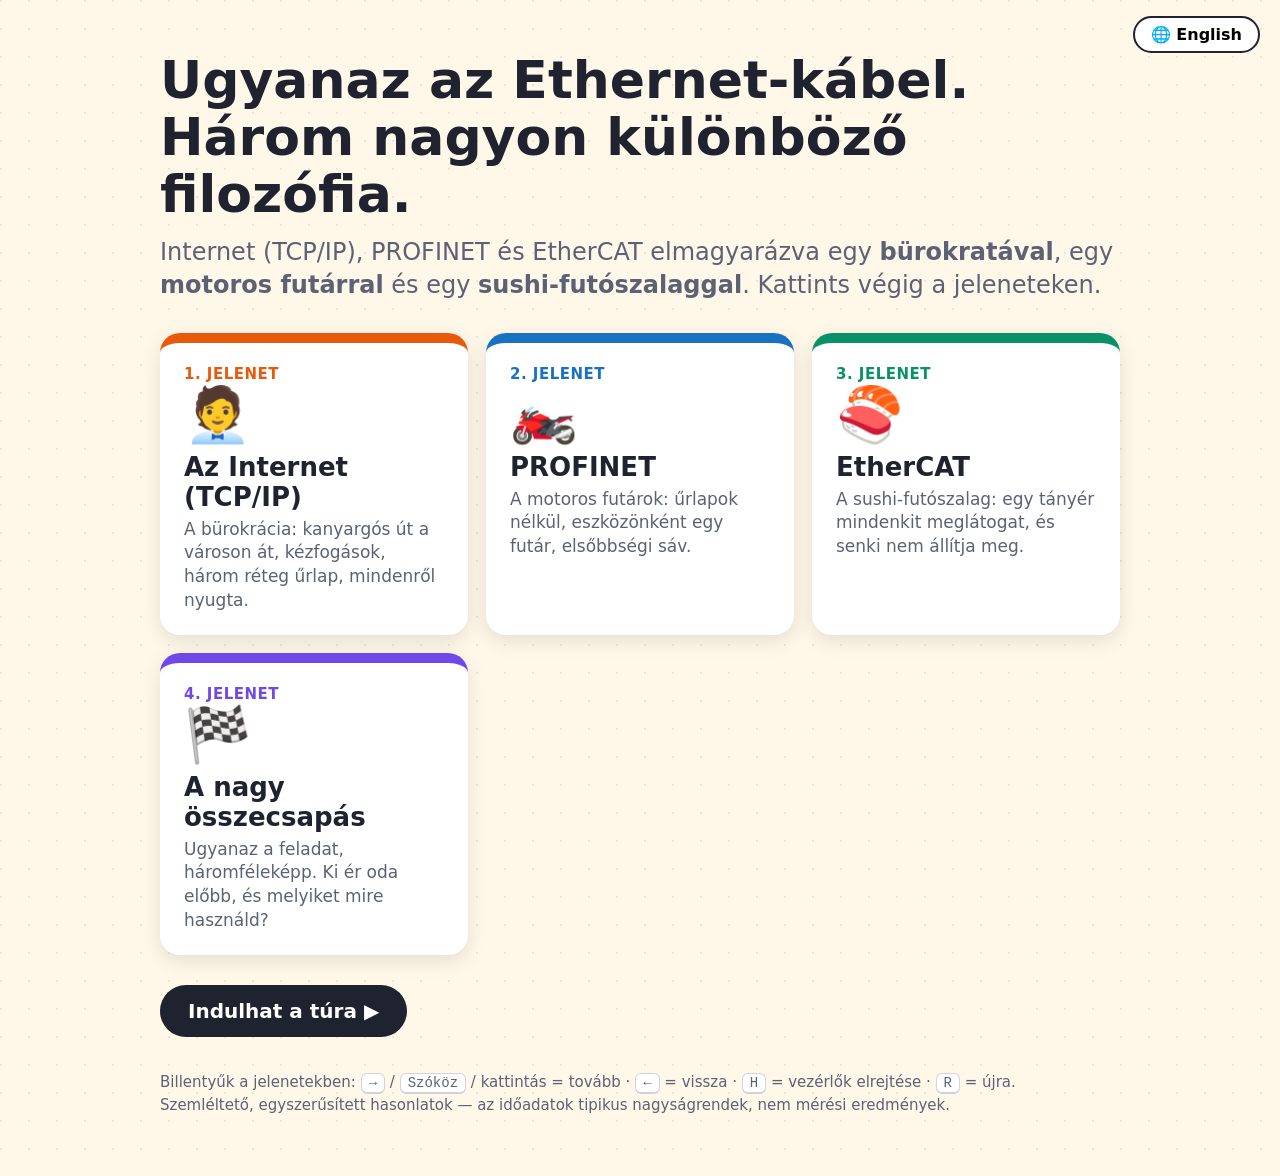
<file: index.html>
<!doctype html>
<html lang="hu">
<head>
<meta charset="utf-8">
<meta name="viewport" content="width=device-width,initial-scale=1">
<title>Internet vs PROFINET vs EtherCAT</title>
<style>
  :root{--bg:#fff7e8;--ink:#1f2330;--muted:#5b6275}
  *{box-sizing:border-box}
  body{margin:0;background:var(--bg);color:var(--ink);font-family:"Segoe UI",system-ui,-apple-system,Roboto,Arial,sans-serif;
    background-image:radial-gradient(circle at 1px 1px,rgba(0,0,0,.08) 1.5px,transparent 0);background-size:28px 28px}
  body.lang-en .hu{display:none!important}
  body.lang-hu .en{display:none!important}
  main{max-width:1000px;margin:0 auto;padding:40px 20px 60px}
  .langbtn{position:absolute;right:20px;top:16px;font:700 16px "Segoe UI",system-ui,sans-serif;background:#fff;border:2px solid #1f2330;
    border-radius:20px;padding:7px 16px;cursor:pointer}
  .langbtn:hover{background:#1f2330;color:#fff}
  h1{font-size:clamp(30px,5vw,52px);line-height:1.1;margin:12px 0 12px}
  .lead{font-size:clamp(18px,2.4vw,24px);color:var(--muted);margin:0 0 30px;line-height:1.4}
  .grid{display:grid;grid-template-columns:repeat(auto-fit,minmax(280px,1fr));gap:18px}
  a.card{display:block;text-decoration:none;color:inherit;background:#fff;border-radius:20px;padding:22px 24px;
    border-top:10px solid var(--c);box-shadow:0 6px 20px rgba(0,0,0,.1);transition:transform .15s,box-shadow .15s}
  a.card:hover{transform:translateY(-4px);box-shadow:0 12px 28px rgba(0,0,0,.16)}
  .card .n{font-weight:800;color:var(--c);font-size:15px;letter-spacing:.5px}
  .card .em{font-size:54px;line-height:1.2}
  .card h2{margin:4px 0 6px;font-size:26px}
  .card p{margin:0;color:var(--muted);font-size:17px;line-height:1.4}
  .go{display:inline-block;margin:30px 0 0;background:#1f2330;color:#fff;text-decoration:none;font-weight:700;font-size:20px;padding:14px 28px;border-radius:30px}
  .go:hover{background:#000}
  footer{margin-top:34px;color:var(--muted);font-size:15px;line-height:1.5}
  kbd{background:#fff;border:1px solid #cfd3de;border-bottom-width:2px;border-radius:6px;padding:1px 7px;font-size:14px}
</style>
</head>
<body>
<script src="assets/lang.js"></script>
<button class="langbtn" onclick="switchLang()"><span class="en">🌐 Magyar</span><span class="hu">🌐 English</span></button>
<main>
  <h1><span class="en">Same Ethernet cable.<br>Three very different philosophies.</span><span class="hu">Ugyanaz az Ethernet-kábel.<br>Három nagyon különböző filozófia.</span></h1>
  <p class="lead"><span class="en">Internet (TCP/IP), PROFINET and EtherCAT explained with a <b>bureaucrat</b>, a <b>motorcycle courier</b> and a <b>sushi belt</b>. Click through each scene.</span><span class="hu">Internet (TCP/IP), PROFINET és EtherCAT elmagyarázva egy <b>bürokratával</b>, egy <b>motoros futárral</b> és egy <b>sushi-futószalaggal</b>. Kattints végig a jeleneteken.</span></p>

  <div class="grid">
    <a class="card" style="--c:#e8590c" href="1-tcpip.html"><div class="n"><span class="en">SCENE 1</span><span class="hu">1. JELENET</span></div><div class="em">🧑‍💼</div><h2><span class="en">The Internet (TCP/IP)</span><span class="hu">Az Internet (TCP/IP)</span></h2><p><span class="en">The bureaucracy: a winding road through town, handshakes, three layers of forms, a receipt for everything.</span><span class="hu">A bürokrácia: kanyargós út a városon át, kézfogások, három réteg űrlap, mindenről nyugta.</span></p></a>
    <a class="card" style="--c:#1971c2" href="2-profinet.html"><div class="n"><span class="en">SCENE 2</span><span class="hu">2. JELENET</span></div><div class="em">🏍️</div><h2>PROFINET</h2><p><span class="en">The motorcycle couriers: no forms, one rider per device, priority lane.</span><span class="hu">A motoros futárok: űrlapok nélkül, eszközönként egy futár, elsőbbségi sáv.</span></p></a>
    <a class="card" style="--c:#099268" href="3-ethercat.html"><div class="n"><span class="en">SCENE 3</span><span class="hu">3. JELENET</span></div><div class="em">🍣</div><h2>EtherCAT</h2><p><span class="en">The sushi belt: one plate visits everyone and nobody makes it stop.</span><span class="hu">A sushi-futószalag: egy tányér mindenkit meglátogat, és senki nem állítja meg.</span></p></a>
    <a class="card" style="--c:#7048e8" href="4-showdown.html"><div class="n"><span class="en">SCENE 4</span><span class="hu">4. JELENET</span></div><div class="em">🏁</div><h2><span class="en">The Showdown</span><span class="hu">A nagy összecsapás</span></h2><p><span class="en">Same job, three ways. Who gets there first, and who do you call for which job?</span><span class="hu">Ugyanaz a feladat, háromféleképp. Ki ér oda előbb, és melyiket mire használd?</span></p></a>
  </div>

  <a class="go" href="1-tcpip.html"><span class="en">Start the tour ▶</span><span class="hu">Indulhat a túra ▶</span></a>

  <footer>
    <span class="en">Keys inside a scene: <kbd>→</kbd> / <kbd>Space</kbd> / click = next · <kbd>←</kbd> = back · <kbd>H</kbd> = hide controls · <kbd>R</kbd> = restart.</span><span class="hu">Billentyűk a jelenetekben: <kbd>→</kbd> / <kbd>Szóköz</kbd> / kattintás = tovább · <kbd>←</kbd> = vissza · <kbd>H</kbd> = vezérlők elrejtése · <kbd>R</kbd> = újra.</span><br>
    <span class="en">Illustrative, simplified analogies — the timings are typical orders of magnitude, not a benchmark.</span><span class="hu">Szemléltető, egyszerűsített hasonlatok — az időadatok tipikus nagyságrendek, nem mérési eredmények.</span>
  </footer>
</main>
<script>
  document.querySelectorAll('a[href$=".html"]').forEach(function (a) { a.href = withLang(a.getAttribute('href')); });
  document.title = pick(T('Internet vs PROFINET vs EtherCAT — explained with a bureaucrat, a courier and a sushi belt',
                          'Internet vs PROFINET vs EtherCAT — bürokratával, motoros futárral és sushi-futószalaggal elmagyarázva'));
</script>
</body>
</html>
</file>
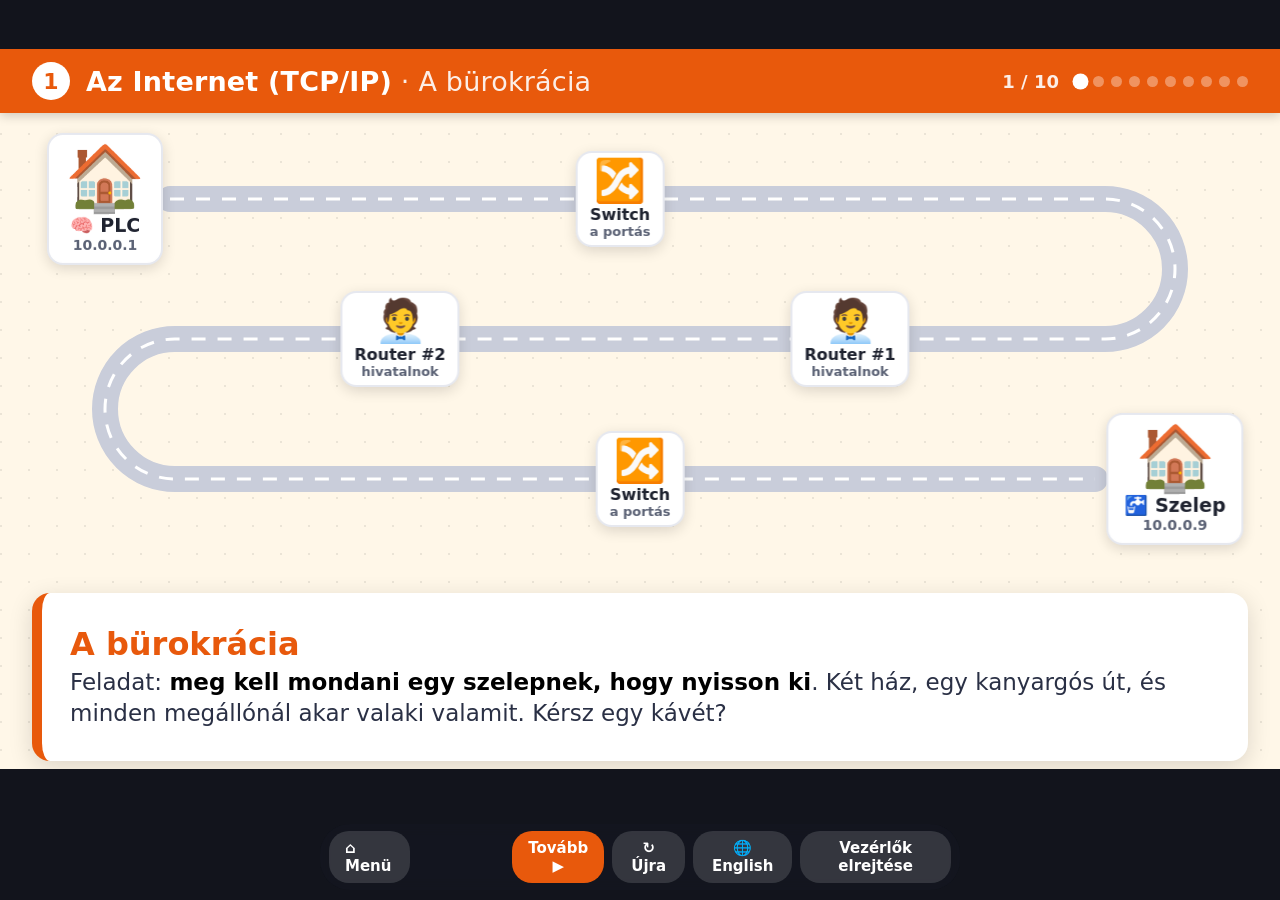
<file: 1-tcpip.html>
<!doctype html>
<html lang="hu">
<head>
<meta charset="utf-8">
<meta name="viewport" content="width=device-width,initial-scale=1">
<title>1 · The Internet (TCP/IP) — The Bureaucracy</title>
<link rel="stylesheet" href="assets/style.css">
</head>
<body class="tcp">
<script src="assets/lang.js"></script>
<div id="stage">
  <div class="hdr"><div class="num">1</div>
    <h1><span class="en">The Internet (TCP/IP)</span><span class="hu">Az Internet (TCP/IP)</span><span class="sec"> · <span class="en">The Bureaucracy</span><span class="hu">A bürokrácia</span></span></h1>
    <div class="count" id="count"></div><div class="dots" id="dots"></div></div>

  <div id="world" data-id="world">
    <!-- the S-shaped road through town -->
    <svg class="layer" width="1280" height="720" viewBox="0 0 1280 720">
      <path d="M170 150 H1105 A70 70 0 0 1 1105 290 H175 A70 70 0 0 0 175 430 H1095" fill="none" stroke="#c9cdda" stroke-width="26" stroke-linecap="round"/>
      <path d="M170 150 H1105 A70 70 0 0 1 1105 290 H175 A70 70 0 0 0 175 430 H1095" fill="none" stroke="#fff" stroke-width="3" stroke-dasharray="14 12"/>
    </svg>

    <!-- two houses -->
    <div class="actor card" data-id="hA" data-x="105" data-y="150"><div class="em">🏠</div><div class="lbl">🧠 PLC</div><div class="sub">10.0.0.1</div></div>
    <div class="actor card" data-id="hB" data-x="1175" data-y="430"><div class="em">🏠</div><div class="lbl" data-id="valveL" data-txt>🚰 <span class="en">Valve</span><span class="hu">Szelep</span></div><div class="sub">10.0.0.9</div></div>

    <!-- stations on the way -->
    <div class="actor card small" data-id="sS1" data-x="620" data-y="150"><div class="em">🔀</div><div class="lbl">Switch</div><div class="sub"><span class="en">the doorman</span><span class="hu">a portás</span></div></div>
    <div class="actor card small" data-id="sR1" data-x="850" data-y="290"><div class="em">🧑‍💼</div><div class="lbl">Router #1</div><div class="sub"><span class="en">a clerk</span><span class="hu">hivatalnok</span></div></div>
    <div class="actor card small" data-id="sR2" data-x="400" data-y="290"><div class="em">🧑‍💼</div><div class="lbl">Router #2</div><div class="sub"><span class="en">a clerk</span><span class="hu">hivatalnok</span></div></div>
    <div class="actor card small" data-id="sS2" data-x="640" data-y="430"><div class="em">🔀</div><div class="lbl">Switch</div><div class="sub"><span class="en">the doorman</span><span class="hu">a portás</span></div></div>

    <!-- handshake letters -->
    <div class="actor mini" data-id="L1" data-x="170" data-y="150" data-o="0">✉️ SYN</div>
    <div class="actor mini" data-id="L2" data-x="1095" data-y="430" data-o="0">✉️ SYN-ACK</div>
    <div class="actor mini" data-id="L3" data-x="170" data-y="150" data-o="0">✉️ ACK</div>

    <!-- station bubbles -->
    <div class="actor bubble" data-id="bS1" data-x="620" data-y="255" data-o="0" style="max-width:290px;font-size:16px"><span class="en">🚪 Switch: I only read the <b>MAC label</b>. I never open anything. “Move along!”</span><span class="hu">🚪 Switch: én csak a <b>MAC-címkét</b> nézem. Semmit nem bontok ki. „Mehet tovább!”</span></div>
    <div class="actor bubble" data-id="bR1" data-x="850" data-y="178" data-o="0" style="max-width:300px;font-size:16px"><span class="en">🧑‍💼 Router: open the envelope, read the <b>IP address</b>, <b>TTL 64 → 63</b>, new Ethernet label. Next!</span><span class="hu">🧑‍💼 Router: kibontom, elolvasom az <b>IP-címet</b>, <b>TTL 64 → 63</b>, új Ethernet-címke. Következő!</span></div>
    <div class="actor bubble" data-id="bR2" data-x="400" data-y="178" data-o="0" style="max-width:300px;font-size:16px"><span class="en">🧑‍💼 Same again: <b>TTL 63 → 62</b>. At zero the packet is binned: “Time To Live? Not anymore.”</span><span class="hu">🧑‍💼 Ugyanez: <b>TTL 63 → 62</b>. Nullánál a csomag kuka: „Time To Live? Már nem.”</span></div>
    <div class="actor bubble" data-id="bS2" data-x="640" data-y="333" data-o="0" style="max-width:290px;font-size:16px"><span class="en">🚪 Switch again: MAC only. “Move along!”</span><span class="hu">🚪 Megint switch: csak a MAC. „Mehet tovább!”</span></div>

    <!-- the parcel -->
    <div class="actor parcel" data-id="parcel" data-x="640" data-y="290" data-s="1" data-o="0">
      <div class="lay eth" data-id="lEth"><span class="tag" data-id="tEth" data-txt>Ethernet · MAC: PLC → R1</span>
        <div class="lay ip" data-id="lIp"><span class="tag" data-id="tIp" data-txt>IP · 10.0.0.1 → 10.0.0.9 · TTL 64</span>
          <div class="lay tcp" data-id="lTcp"><span class="tag">TCP · ports · seq # · checksum</span>
            <div class="note"><span class="en">OPEN VALVE</span><span class="hu">NYISS KI</span><small><span class="en">payload: 1 byte</span><span class="hu">tartalom: 1 bájt</span></small></div>
          </div>
        </div>
      </div>
    </div>

    <div class="actor mini" data-id="rc" data-x="1095" data-y="430" data-o="0">🧾 ACK ✔</div>

    <!-- lost parcel + retry -->
    <div class="actor mini" data-id="pk2" data-x="170" data-y="150" data-o="0">📦 <span class="en">CLOSE VALVE</span><span class="hu">ZÁRD EL</span></div>
    <div class="actor" data-id="boom" data-x="538" data-y="290" data-s=".2" data-o="0"><div class="em">💥</div></div>
    <div class="actor bubble" data-id="tmr" data-x="170" data-y="258" data-o="0" data-txt style="max-width:260px;font-size:16px"><span class="en">⏱️ No receipt yet… waiting…</span><span class="hu">⏱️ Még nincs nyugta… várunk…</span></div>
    <div class="actor mini" data-id="pk3" data-x="170" data-y="150" data-o="0">📦 <span class="en">CLOSE VALVE</span><span class="hu">ZÁRD EL</span> <small><span class="en">(attempt 2)</span><span class="hu">(2. próba)</span></small></div>
  </div>

  <div class="actor card" data-id="ovh" data-x="640" data-y="503" data-o="0" style="padding:6px 16px"><div class="lbl"><span class="en">📏 Message: <b>1 byte</b> · Paperwork: <b>54 bytes</b></span><span class="hu">📏 Üzenet: <b>1 bájt</b> · Papírmunka: <b>54 bájt</b></span></div><div class="sub"><span class="en">(and Ethernet pads it to 64 anyway)</span><span class="hu">(az Ethernet amúgy is kitölti 64-re)</span></div></div>

  <div class="actor panel" data-id="verdict" data-x="640" data-y="300" data-o="0" style="width:780px">
    <h3><span class="en">Verdict: TCP/IP</span><span class="hu">Értékelés: TCP/IP</span></h3>
    <ul>
      <li><span class="en">✅ Carries literally anything, anywhere</span><span class="hu">✅ Szó szerint bármit elvisz, bárhová</span></li>
      <li><span class="en">✅ Guaranteed delivery (eventually)</span><span class="hu">✅ Garantált kézbesítés (előbb-utóbb)</span></li>
      <li><span class="en">❌ Paperwork, handshakes, re-labelling</span><span class="hu">❌ Papírmunka, kézfogások, átcímkézés</span></li>
      <li><span class="en">❌ “Eventually” is not a timing guarantee</span><span class="hu">❌ Az „előbb-utóbb” nem időgarancia</span></li>
    </ul>
  </div>

  <div class="cap" id="cap"><h2 id="capT"></h2><p id="capP"></p></div>
</div>

<script src="assets/engine.js"></script>
<script>
// ---- the S-shaped road, as a polyline (same shape as the SVG path) ----
const PTS = [[170,150],[1105,150],[1175,220],[1105,290],[175,290],[105,360],[175,430],[1095,430]];
const CUM = [0];
for (let i = 1; i < PTS.length; i++) CUM.push(CUM[i-1] + Math.hypot(PTS[i][0]-PTS[i-1][0], PTS[i][1]-PTS[i-1][1]));
function at(d) {
  d = Math.max(0, Math.min(CUM[CUM.length-1], d));
  for (let i = 1; i < PTS.length; i++) if (d <= CUM[i]) {
    const f = (d - CUM[i-1]) / (CUM[i] - CUM[i-1]);
    return [PTS[i-1][0] + f*(PTS[i][0]-PTS[i-1][0]), PTS[i-1][1] + f*(PTS[i][1]-PTS[i-1][1])];
  }
  return PTS[PTS.length-1];
}
const END = CUM[CUM.length-1];
const D = { S1: 450, R1: CUM[3] + 255, R2: CUM[3] + 705, S2: CUM[6] + 465 };
const GAP = 115;           // the parcel waits this far before a station
const PV = 0.65, HV = 1.6; // parcel speed, letter speed (px/ms)

// tiny timeline builder: sequential actions with waits and moves along the road
function TL() {
  const it = []; let t = 0;
  const api = {
    it,
    add(o, dt = 0) { it.push(Object.assign({ delay: Math.round(t + dt) }, o)); return api; },
    wait(ms) { t += ms; return api; },
    go(id, d0, d1, v) {
      const dir = d1 >= d0 ? 1 : -1;
      const inner = CUM.filter(c => dir > 0 ? (c > d0 && c < d1) : (c < d0 && c > d1));
      if (dir < 0) inner.reverse();
      const ds = [d0, ...inner, d1];
      for (let k = 1; k < ds.length; k++) {
        const [x, y] = at(ds[k]), dur = Math.round(Math.abs(ds[k] - ds[k-1]) / v);
        it.push({ id, x, y, dur, delay: Math.round(t), ease: 'linear' });
        t += dur;
      }
      return api;
    }
  };
  return api;
}

const hs = TL()
  .add({ id: 'L1', o: 1, dur: 150 }).go('L1', 0, END, HV).add({ id: 'L1', o: 0, dur: 200 }).wait(250)
  .add({ id: 'L2', o: 1, dur: 150 }).go('L2', END, 0, HV).add({ id: 'L2', o: 0, dur: 200 }).wait(250)
  .add({ id: 'L3', o: 1, dur: 150 }).go('L3', 0, END, HV).add({ id: 'L3', o: 0, dur: 200 });

const s4 = TL()
  .add({ id: 'ovh', o: 0, dur: 300 }).add({ id: 'world', o: 1, dur: 600 })
  .add({ id: 'parcel', x: 170, y: 150, s: .38, dur: 1000 }).wait(1100)
  .go('parcel', 0, D.S1 - GAP, PV)
  .add({ id: 'bS1', o: 1, dur: 400 }).add({ id: 'sS1', cls: 'pulse' }).wait(4800)
  .add({ id: 'bS1', o: 0, dur: 300 })
  .go('parcel', D.S1 - GAP, D.R1 - GAP, PV);

const s5 = TL()
  .add({ id: 'bR1', o: 1, dur: 400 }).add({ id: 'sR1', cls: 'pulse' })
  .add({ id: 'tIp', t: 'IP · 10.0.0.1 → 10.0.0.9 · TTL 63' }, 900).add({ id: 'tEth', t: 'Ethernet · MAC: R1 → R2' }, 900).wait(6000)
  .add({ id: 'bR1', o: 0, dur: 300 })
  .go('parcel', D.R1 - GAP, D.R2 - GAP, PV)
  .add({ id: 'bR2', o: 1, dur: 400 }).add({ id: 'sR2', cls: 'pulse' })
  .add({ id: 'tIp', t: 'IP · 10.0.0.1 → 10.0.0.9 · TTL 62' }, 900).add({ id: 'tEth', t: 'Ethernet · MAC: R2 → Valve' }, 900).wait(6000)
  .add({ id: 'bR2', o: 0, dur: 300 })
  .go('parcel', D.R2 - GAP, D.S2 - GAP, PV);

const s6 = TL()
  .add({ id: 'bS2', o: 1, dur: 400 }).add({ id: 'sS2', cls: 'pulse' }).wait(4000)
  .add({ id: 'bS2', o: 0, dur: 300 })
  .go('parcel', D.S2 - GAP, END, PV)
  .add({ id: 'parcel', x: 985, y: 340, s: .85, dur: 800 }).wait(1000)
  .add({ id: 'lEth', rm: 'on' }).wait(650).add({ id: 'lIp', rm: 'on' }).wait(650).add({ id: 'lTcp', rm: 'on' }).wait(550)
  .add({ id: 'valveL', t: T('🚰💦 Valve', '🚰💦 Szelep') }).wait(700)
  .add({ id: 'parcel', o: 0, dur: 500 });

const s7 = TL()
  .add({ id: 'rc', o: 1, dur: 150 }).go('rc', END, 0, HV).add({ id: 'rc', o: 0, dur: 250 });

const s8 = TL()
  .add({ id: 'pk2', o: 1, dur: 200 }).go('pk2', 0, 1700, 0.9)
  .add({ id: 'pk2', o: 0, dur: 100 }).add({ id: 'boom', o: 1, s: 1.3, dur: 300 }).wait(500)
  .add({ id: 'tmr', o: 1, dur: 400 }).wait(4500)
  .add({ id: 'boom', o: 0, dur: 500 })
  .add({ id: 'tmr', t: T('⏱️ Timeout! Sending it all again…', '⏱️ Timeout! Újraküldünk mindent…') }).wait(3500)
  .add({ id: 'pk3', o: 1, dur: 200 }).go('pk3', 0, END, 0.9)
  .add({ id: 'valveL', t: T('🚰 Valve', '🚰 Szelep') }).add({ id: 'pk3', o: 0, dur: 300 }).add({ id: 'tmr', o: 0, dur: 300 });

Scene({
  home: 'index.html', next: '2-profinet.html', nextLabel: T('Next scene', 'Következő jelenet'),
  pageTitle: T('1 · The Internet (TCP/IP) — The Bureaucracy', '1 · Az Internet (TCP/IP) — A bürokrácia'),
  steps: [
    { title: T('The Bureaucracy', 'A bürokrácia'),
      text: T('Mission: <b>tell a valve to open</b>. Two houses, one winding road, and every stop on the way wants its say. Grab a coffee.',
              'Feladat: <b>meg kell mondani egy szelepnek, hogy nyisson ki</b>. Két ház, egy kanyargós út, és minden megállónál akar valaki valamit. Kérsz egy kávét?'),
      do: [] },

    { title: T('Step 1 · Ask permission first', '1. lépés · Előbb engedélyt kérünk'),
      text: T('Before a single byte of real data moves, the two houses must agree to talk: <b>SYN, SYN-ACK, ACK</b> — the three-way handshake. Three letters, each going <i>all the way</i> through town. Just to say “hello”.',
              'Mielőtt egyetlen igazi bájt elindulna, a két háznak meg kell egyeznie, hogy beszélnek: <b>SYN, SYN-ACK, ACK</b> — a háromutas kézfogás. Három levél, mindegyik <i>végigmegy a városon</i>. Csak azért, hogy köszönjünk.'),
      do: hs.it },

    { title: T('Step 2 · Write the message', '2. lépés · Megírjuk az üzenetet'),
      text: T('Finally, the actual message: “open”. That is <b>one byte</b> of useful content. It is tiny. Remember that.',
              'Végre az igazi üzenet: „nyiss”. Ez <b>egyetlen bájt</b> hasznos tartalom. Pici. Jegyezd meg.'),
      do: [ { id: 'world', o: .2, dur: 500 }, { id: 'parcel', o: 1, dur: 700 } ] },

    { title: T('Step 3 · Fill in the forms', '3. lépés · Kitöltjük az űrlapokat'),
      text: T('Three layers of paperwork: <b>TCP</b> (ports, sequence numbers), <b>IP</b> (addresses, TTL), <b>Ethernet</b> (MAC labels). About 54 bytes of forms for 1 byte of message. Nobody said it was efficient — it is <i>general</i>.',
              'Három réteg papírmunka: <b>TCP</b> (portok, sorszámok), <b>IP</b> (címek, TTL), <b>Ethernet</b> (MAC-címkék). Kb. 54 bájt űrlap 1 bájt üzenethez. Senki nem mondta, hogy hatékony — de <i>univerzális</i>.'),
      do: [
        { id: 'lTcp', cls: 'on' },
        { id: 'lIp', cls: 'on', delay: 1200 },
        { id: 'lEth', cls: 'on', delay: 2400 },
        { id: 'ovh', o: 1, delay: 3300, dur: 600 },
      ] },

    { title: T('Step 4 · The doorman (switch)', '4. lépés · A portás (switch)'),
      text: T('The first stop is a <b>switch</b>: a doorman who only looks at the <b>MAC label</b> and waves you on. He never opens anything and never changes anything.',
              'Az első megálló egy <b>switch</b>: egy portás, aki csak a <b>MAC-címkét</b> nézi, és tovább int. Nem bont ki semmit, nem ír át semmit.'),
      do: s4.it },

    { title: T('Step 5 · The clerks (routers)', '5. lépés · A hivatalnokok (routerek)'),
      text: T('Every <b>router</b> opens the outer envelope, reads the <b>IP address</b>, looks it up in the big book, knocks <b>1 off the TTL</b> and sticks on a <b>fresh Ethernet label</b>. Every hop. Every time.',
              'Minden <b>router</b> kibontja a külső borítékot, elolvassa az <b>IP-címet</b>, megnézi a nagy könyvben, levon <b>egyet a TTL-ből</b>, és ráragaszt egy <b>új Ethernet-címkét</b>. Minden ugrásnál. Minden alkalommal.'),
      do: s5.it },

    { title: T('Step 6 · Delivery', '6. lépés · Kézbesítés'),
      text: T('One more doorman, and the parcel is home. The valve opens three envelopes from the outside in — and learns, at last: “<b>open</b>”. Total time for one byte: <i>a while</i>.',
              'Még egy portás, és a csomag otthon van. A szelep kívülről befelé kibont három borítékot — és végre megtudja: „<b>nyiss</b>”. Egy bájt kézbesítési ideje: <i>ahogy sikerül</i> (vagy ahogy egy postás a levelet hozza).'),
      do: s6.it },

    { title: T('Step 7 · Sign for it', '7. lépés · Átvételi elismervény'),
      text: T('It is <b>registered mail</b>: the receiver signs and the receipt (ACK) travels all the way back through town. Reliable. Polite. Slow-ish.',
              'Ez <b>tértivevényes ajánlott levél</b>: a címzett aláír, és az elismervény (ACK) visszamegy az egész városon át. Megbízható. Udvarias. Kicsit lassú.'),
      do: s7.it },

    { title: T('And when a parcel gets lost?', 'És ha elvész a csomag?'),
      text: T('No problem. The sender notices the missing receipt, waits for a <b>timeout</b> and sends the whole thing again. TCP guarantees delivery… <i>eventually</i>. “Eventually” is not a unit of time a servo drive enjoys.',
              'Semmi gond. A feladó észreveszi, hogy nincs nyugta, vár egy <b>timeoutot</b>, aztán az egészet újraküldi. A TCP garantálja a kézbesítést… <i>előbb-utóbb</i>. Az „előbb-utóbb” nem az az időegység, amit egy szervóhajtás szeret.'),
      do: s8.it },

    { title: T('Verdict', 'Értékelés'),
      text: T('Great for web pages, e-mail, firmware downloads and cat videos 🐈. A bit too relaxed for a drive that wants an answer <b>every millisecond</b>. Next: someone in a hurry.',
              'Remek weboldalakhoz, e-mailhez, firmware-letöltéshez és cicás videókhoz 🐈. Kicsit lazább annál, mint amit egy hajtás kíván, ami <b>ezredmásodpercenként</b> választ vár. Jöjjön valaki, akinek sietős.'),
      do: [ { id: 'world', o: .12, dur: 600 }, { id: 'verdict', o: 1, dur: 600 } ] },
  ]
});
</script>
</body>
</html>
</file>
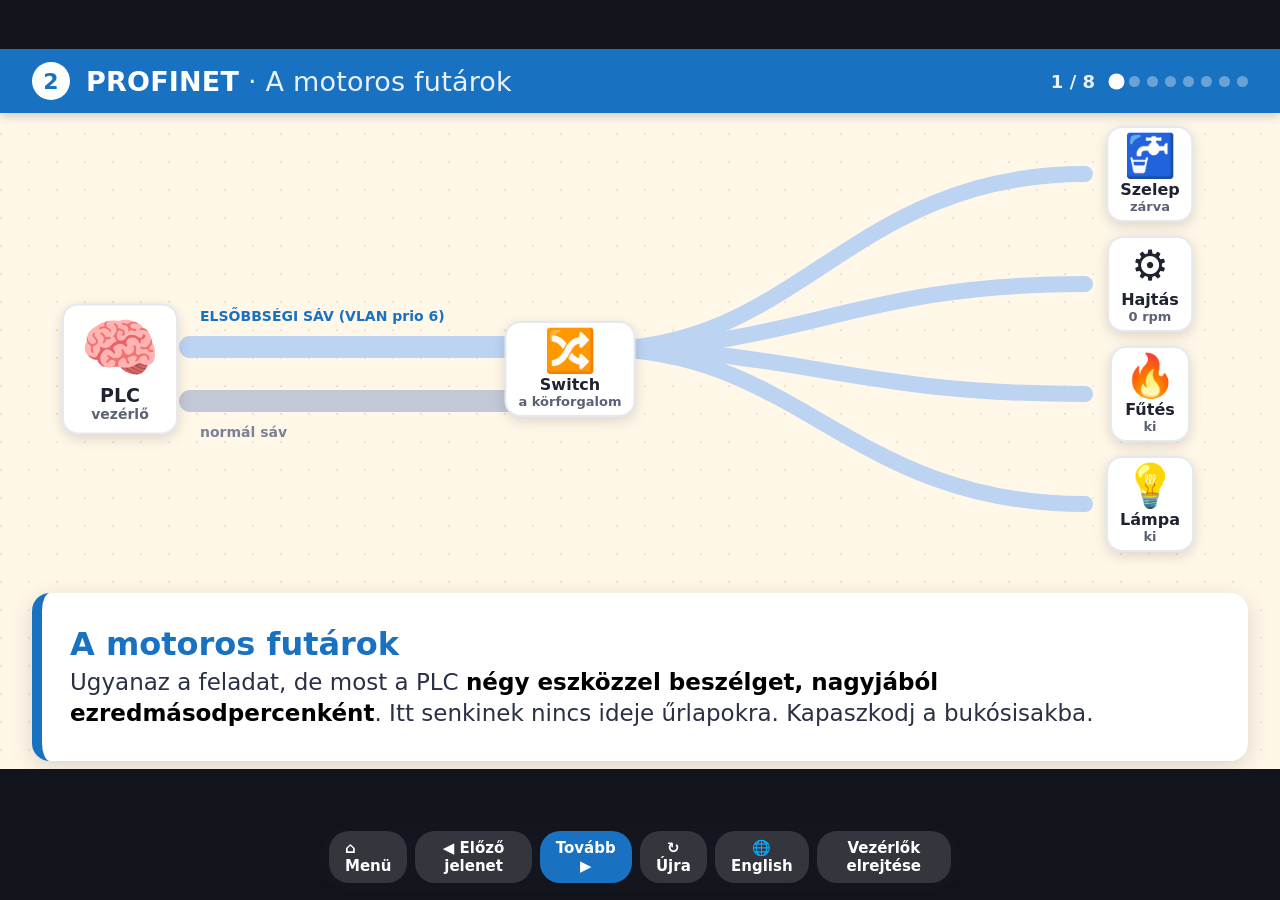
<file: 2-profinet.html>
<!doctype html>
<html lang="hu">
<head>
<meta charset="utf-8">
<meta name="viewport" content="width=device-width,initial-scale=1">
<title>2 · PROFINET — The Motorcycle Couriers</title>
<link rel="stylesheet" href="assets/style.css">
</head>
<body class="pn">
<script src="assets/lang.js"></script>
<div id="stage">
  <div class="hdr"><div class="num">2</div>
    <h1>PROFINET<span class="sec"> · <span class="en">The Motorcycle Couriers</span><span class="hu">A motoros futárok</span></span></h1>
    <div class="count" id="count"></div><div class="dots" id="dots"></div></div>

  <div id="world" data-id="world">
    <!-- roads -->
    <svg class="layer" width="1280" height="720" viewBox="0 0 1280 720">
      <g fill="none" stroke-linecap="round">
        <path d="M190 352 H540" stroke="#c3c8d6" stroke-width="22"/>
        <path d="M190 298 H540" stroke="#bcd4f2" stroke-width="22"/>
        <path d="M600 300 C 800 300, 850 125, 1085 125" stroke="#bcd4f2" stroke-width="16"/>
        <path d="M600 300 C 800 300, 850 235, 1085 235" stroke="#bcd4f2" stroke-width="16"/>
        <path d="M600 300 C 800 300, 850 345, 1085 345" stroke="#bcd4f2" stroke-width="16"/>
        <path d="M600 300 C 800 300, 850 455, 1085 455" stroke="#bcd4f2" stroke-width="16"/>
      </g>
      <text class="en" x="200" y="272" font-size="14" font-weight="800" fill="#1971c2">PRIORITY LANE (VLAN prio 6)</text>
      <text class="hu" x="200" y="272" font-size="14" font-weight="800" fill="#1971c2">ELSŐBBSÉGI SÁV (VLAN prio 6)</text>
      <text class="en" x="200" y="388" font-size="14" font-weight="700" fill="#7b8196">regular lane</text>
      <text class="hu" x="200" y="388" font-size="14" font-weight="700" fill="#7b8196">normál sáv</text>
    </svg>

    <div class="actor card bob" data-id="ctrl" data-x="120" data-y="320"><div class="em">🧠</div><div class="lbl">PLC</div><div class="sub" data-id="ctrlSub" data-txt><span class="en">controller</span><span class="hu">vezérlő</span></div></div>
    <div class="actor card small" data-id="sw" data-x="570" data-y="320" style="z-index:3"><div class="em">🔀</div><div class="lbl">Switch</div><div class="sub"><span class="en">the roundabout</span><span class="hu">a körforgalom</span></div></div>

    <div class="actor card small" data-id="d1" data-x="1150" data-y="125"><div class="em">🚰</div><div class="lbl"><span class="en">Valve</span><span class="hu">Szelep</span></div><div class="sub" data-id="s1" data-txt><span class="en">closed</span><span class="hu">zárva</span></div></div>
    <div class="actor card small" data-id="d2" data-x="1150" data-y="235"><div class="em">⚙️</div><div class="lbl"><span class="en">Drive</span><span class="hu">Hajtás</span></div><div class="sub" data-id="s2" data-txt>0 rpm</div></div>
    <div class="actor card small" data-id="d3" data-x="1150" data-y="345"><div class="em">🔥</div><div class="lbl"><span class="en">Heater</span><span class="hu">Fűtés</span></div><div class="sub" data-id="s3" data-txt><span class="en">off</span><span class="hu">ki</span></div></div>
    <div class="actor card small" data-id="d4" data-x="1150" data-y="455"><div class="em">💡</div><div class="lbl"><span class="en">Lamp</span><span class="hu">Lámpa</span></div><div class="sub" data-id="s4" data-txt><span class="en">off</span><span class="hu">ki</span></div></div>

    <div class="ok actor" data-id="ok1" data-x="1090" data-y="95" data-o="0" style="font-size:26px">✔️</div>
    <div class="ok actor" data-id="ok2" data-x="1090" data-y="205" data-o="0" style="font-size:26px">✔️</div>
    <div class="ok actor" data-id="ok3" data-x="1090" data-y="315" data-o="0" style="font-size:26px">✔️</div>
    <div class="ok actor" data-id="ok4" data-x="1090" data-y="425" data-o="0" style="font-size:26px">✔️</div>

    <!-- step 1: backstage setup -->
    <div class="actor" data-id="clerk" data-x="330" data-y="450" data-o="0"><div class="em">🧑‍💼</div></div>
    <div class="actor bubble wide" data-id="setup" data-x="640" data-y="450" data-o="0"><span class="en">📋 <b>Setup, once, the slow way (with IP &amp; forms):</b> “You are the Valve. You get bytes 1–4. You answer in bytes 1–4.”</span><span class="hu">📋 <b>Beállítás egyszer, lassan (IP-vel és űrlapokkal):</b> „Te vagy a szelep. Az 1–4. bájtot te kapod. Az 1–4. bájttal válaszolsz.”</span></div>

    <!-- couriers going out (tag colour = device) -->
    <div class="actor cour flip" data-id="cA1" data-x="230" data-y="300" data-o="0"><span class="tagc" style="background:var(--c-valve)"><span class="en">OPEN</span><span class="hu">NYISS</span></span><div class="em">🏍️</div></div>
    <div class="actor cour flip" data-id="cA2" data-x="315" data-y="300" data-o="0"><span class="tagc" style="background:var(--c-drive)">1200 rpm</span><div class="em">🏍️</div></div>
    <div class="actor cour flip" data-id="cA3" data-x="400" data-y="300" data-o="0"><span class="tagc" style="background:var(--c-heater)"><span class="en">ON</span><span class="hu">BE</span></span><div class="em">🏍️</div></div>
    <div class="actor cour flip" data-id="cA4" data-x="485" data-y="300" data-o="0"><span class="tagc" style="background:var(--c-lamp)"><span class="en">ON</span><span class="hu">BE</span></span><div class="em">🏍️</div></div>

    <!-- couriers coming back -->
    <div class="actor cour" data-id="cB1" data-x="1010" data-y="125" data-o="0"><span class="tagc" style="background:var(--c-valve)"><span class="en">open ✔</span><span class="hu">nyitva ✔</span></span><div class="em">🏍️</div></div>
    <div class="actor cour" data-id="cB2" data-x="1010" data-y="235" data-o="0"><span class="tagc" style="background:var(--c-drive)">1187 rpm</span><div class="em">🏍️</div></div>
    <div class="actor cour" data-id="cB3" data-x="1010" data-y="345" data-o="0"><span class="tagc" style="background:var(--c-heater)">21 °C</span><div class="em">🏍️</div></div>
    <div class="actor cour" data-id="cB4" data-x="1010" data-y="455" data-o="0"><span class="tagc" style="background:var(--c-lamp)"><span class="en">lamp OK</span><span class="hu">lámpa OK</span></span><div class="em">🏍️</div></div>

    <div class="actor" data-id="trk" data-txt data-x="330" data-y="372" data-o="0"><div class="em" style="font-size:52px">🚚</div><div class="sub"><span class="en">someone’s cat-video upload</span><span class="hu">valaki cicás videót tölt fel</span></div></div>

    <!-- step 5: again and again -->
    <div class="actor panel" data-id="cyc" data-x="400" data-y="470" data-o="0" style="padding:8px 18px;border-radius:14px"><b data-id="cycT" data-txt style="font-size:22px">⏱️ <span class="en">Cycle #1 · 1 ms</span><span class="hu">1. ciklus · 1 ms</span></b></div>
    <div class="actor bubble" data-id="lost" data-x="820" data-y="470" data-o="0"><span class="en">💥 A courier got lost? Nobody resends old news — the <b>next cycle</b> brings fresh data. 🐕 Too many misses in a row → alarm.</span><span class="hu">💥 Elveszett egy futár? Senki nem küldi újra a régi híreket — a <b>következő ciklus</b> friss adatot hoz. 🐕 Ha túl sok marad ki egymás után → riasztás.</span></div>

    <!-- step 6: the catch -->
    <div class="actor cour flip" data-id="cX" data-x="330" data-y="296" data-o="0"><span class="tagc" style="background:var(--c-valve)"><span class="en">OPEN</span><span class="hu">NYISS</span></span><div class="em">🏍️</div></div>
    <div class="actor bubble" data-id="wait" data-x="360" data-y="205" data-o="0"><span class="en">😤 Can’t overtake a truck that is already on the crossing!</span><span class="hu">😤 Nem előzhetek meg egy kamiont, ami már a kereszteződésben van!</span></div>
  </div>

  <div class="actor panel" data-id="verdict" data-x="640" data-y="300" data-o="0" style="width:800px">
    <h3><span class="en">Verdict: PROFINET RT</span><span class="hu">Értékelés: PROFINET RT</span></h3>
    <ul>
      <li><span class="en">✅ Fast: no IP, no TCP, no handshakes, no receipts</span><span class="hu">✅ Gyors: se IP, se TCP, se kézfogás, se nyugta</span></li>
      <li><span class="en">✅ Ordinary Ethernet cables and switches</span><span class="hu">✅ Hagyományos Ethernet-kábel és switch</span></li>
      <li><span class="en">✅ Right size for most machines</span><span class="hu">✅ A legtöbb géphez pont jó méret</span></li>
      <li><span class="en">⚠️ One frame per device, in each direction</span><span class="hu">⚠️ Eszközönként egy keret, mindkét irányban</span></li>
      <li><span class="en">⚠️ Switch queues add a little jitter</span><span class="hu">⚠️ A switch-sorok egy kis jittert adnak</span></li>
    </ul>
  </div>

  <div class="cap" id="cap"><h2 id="capT"></h2><p id="capP"></p></div>
</div>

<script src="assets/engine.js"></script>
<script>
// courier helpers: out via the switch to device n, back again
const devY = [125, 235, 345, 455];
function ride(n, t0) { // n = 1..4, start time t0
  return [
    { id: 'cA' + n, x: 570, y: 300, dur: 900, delay: t0, ease: 'ease-in' },
    { id: 'cA' + n, x: 1010, y: devY[n - 1], dur: 1000, delay: t0 + 900, ease: 'ease-out' },
  ];
}
function back(n, t0) {
  return [
    { id: 'cB' + n, o: 1, dur: 200, delay: t0 },
    { id: 'cB' + n, x: 570, y: 300, dur: 1000, delay: t0 + 100, ease: 'ease-in' },
    { id: 'cB' + n, x: 215, y: 300, dur: 900, delay: t0 + 1100, ease: 'ease-out' },
    { id: 'cB' + n, o: 0, dur: 200, delay: t0 + 2000 },
  ];
}
const cyc = n => ({ en: '⏱️ Cycle #' + n + ' · 1 ms', hu: '⏱️ ' + n + '. ciklus · 1 ms' });
Scene({
  home: 'index.html', prev: '1-tcpip.html', next: '3-ethercat.html', nextLabel: T('Next scene', 'Következő jelenet'),
  pageTitle: T('2 · PROFINET — The Motorcycle Couriers', '2 · PROFINET — A motoros futárok'),
  steps: [
    { title: T('The Motorcycle Couriers', 'A motoros futárok'),
      text: T('Same mission, but now the PLC talks to <b>four devices every millisecond or so</b>. Nobody has time for forms. Hold on to your helmet.',
              'Ugyanaz a feladat, de most a PLC <b>négy eszközzel beszélget, nagyjából ezredmásodpercenként</b>. Itt senkinek nincs ideje űrlapokra. Kapaszkodj a bukósisakba.'),
      do: [] },

    { title: T('Backstage: the paperwork happens once', 'Színfalak mögött: a papírmunka egyszer történik'),
      text: T('Before the show, controller and devices do the boring part <b>once</b> — names, addresses, “you get bytes 1–4”. (That setup talk really does use IP and forms.) Then the forms are retired.',
              'Az előadás előtt a vezérlő és az eszközök <b>egyszer</b> elvégzik az unalmas részt — nevek, címek, „te az 1–4. bájtot kapod”. (Ez a beállítás tényleg IP-t és űrlapokat használ.) Utána az űrlapokat nyugdíjazzuk.'),
      do: [
        { id: 'clerk', o: 1, dur: 400 }, { id: 'setup', o: 1, dur: 500, delay: 200 },
        { id: 'ok1', o: 1, dur: 300, delay: 900 }, { id: 'ok2', o: 1, dur: 300, delay: 1200 },
        { id: 'ok3', o: 1, dur: 300, delay: 1500 }, { id: 'ok4', o: 1, dur: 300, delay: 1800 },
      ] },

    { title: T('Load the couriers', 'Berakjuk a futárokat'),
      text: T('Each device gets <b>its own courier</b>: a plain Ethernet frame (the helmet says <b>0x8892 = PROFINET</b>) carrying just the data. No IP, no TCP, no handshake, no receipt.',
              'Minden eszköz kap egy <b>saját futárt</b>: egy sima Ethernet-keretet (a sisakon az áll: <b>0x8892 = PROFINET</b>), ami csak az adatot viszi. Se IP, se TCP, se kézfogás, se nyugta.'),
      do: [
        { id: 'clerk', o: 0, dur: 300 }, { id: 'setup', o: 0, dur: 300 },
        { id: 'ok1', o: 0, dur: 300 }, { id: 'ok2', o: 0, dur: 300 }, { id: 'ok3', o: 0, dur: 300 }, { id: 'ok4', o: 0, dur: 300 },
        { id: 'cA1', o: 1, dur: 300, delay: 100 }, { id: 'cA2', o: 1, dur: 300, delay: 250 },
        { id: 'cA3', o: 1, dur: 300, delay: 400 }, { id: 'cA4', o: 1, dur: 300, delay: 550 },
      ] },

    { title: T('Go! Priority lane', 'Indulás! Elsőbbségi sáv'),
      text: T('The frames carry a <b>priority tag</b>, so they zoom past the regular traffic. The switch only reads the outer <b>MAC label</b> and points each courier to the right exit. Nothing to unwrap.',
              'A keretek <b>prioritás-címkét</b> viselnek, ezért elszáguldanak a normál forgalom mellett. A switch csak a külső <b>MAC-címkét</b> olvassa, és a megfelelő kijárathoz irányítja a futárt. Nincs mit kibontani.'),
      do: [
        { id: 'trk', o: 1, dur: 400 }, { id: 'trk', x: 480, dur: 5000, ease: 'linear' },
        ...ride(1, 0), ...ride(2, 200), ...ride(3, 400), ...ride(4, 600),
      ] },

    { title: T('Delivery, and back again', 'Kézbesítés, aztán vissza'),
      text: T('Each device grabs its bytes and sends its <b>own courier back</b>. Four devices = four couriers out and four back, every cycle.',
              'Minden eszköz leveszi a saját bájtjait, és elküldi a <b>saját futárját vissza</b>. Négy eszköz = négy futár oda, négy vissza, minden ciklusban.'),
      do: [
        { id: 'cA1', o: 0, dur: 250 }, { id: 'cA2', o: 0, dur: 250 }, { id: 'cA3', o: 0, dur: 250 }, { id: 'cA4', o: 0, dur: 250 },
        { id: 'trk', o: 0, dur: 300 },
        { id: 's1', t: T('OPEN', 'NYITVA'), delay: 100 }, { id: 's2', t: '1200 rpm', delay: 100 },
        { id: 's3', t: T('ON', 'BE'), delay: 100 }, { id: 's4', t: T('ON', 'BE'), delay: 100 },
        { id: 'd1', cls: 'pulse', delay: 100 }, { id: 'd2', cls: 'pulse', delay: 100 }, { id: 'd3', cls: 'pulse', delay: 100 }, { id: 'd4', cls: 'pulse', delay: 100 },
        ...back(1, 500), ...back(2, 700), ...back(3, 900), ...back(4, 1100),
        { id: 'ctrlSub', t: T('got 4 answers ✔', 'megjött 4 válasz ✔'), delay: 3200 },
      ] },

    { title: T('Again. And again. And again.', 'Újra. És újra. És megint.'),
      text: T('Every cycle (1 ms, 2 ms, 4 ms…) the couriers ride again, no questions asked. <b>No receipts, no resending</b>: yesterday’s temperature is worthless anyway.',
              'Minden ciklusban (1 ms, 2 ms, 4 ms…) a futárok újra elindulnak, kérdezés nélkül. <b>Nincs nyugta, nincs újraküldés</b>: a tegnapi hőmérséklet úgyis használhatatlan.'),
      do: [
        { id: 'cyc', o: 1, dur: 400 },
        { id: 'cycT', t: cyc(2), delay: 900 }, { id: 'cycT', t: cyc(3), delay: 1800 },
        { id: 'cycT', t: cyc(4), delay: 2700 }, { id: 'cycT', t: cyc(5), delay: 3600 },
        { id: 'lost', o: 1, dur: 500, delay: 1500 },
      ] },

    { title: T('The honest catch', 'Az őszinte csavar'),
      text: T('A truck that is <b>already crossing</b> the switch cannot be stopped. On 100 Mbit/s that is at most ~120 µs. Tiny. But “tiny and random” is exactly what engineers call <b>jitter</b>.',
              'Egy kamiont, ami <b>már áthalad</b> a switchen, nem lehet megállítani. 100 Mbit/s-on ez legfeljebb ~120 µs. Semmi. De a „semmi és véletlenszerű” pontosan az, amit a mérnökök <b>jitternek</b> hívnak.'),
      do: [
        { id: 'cyc', o: 0, dur: 300 }, { id: 'lost', o: 0, dur: 300 },
        { id: 'trk', t: '<div class="em" style="font-size:52px">🚚</div>', o: 1, x: 570, y: 320, dur: 800, delay: 100 },
        { id: 'cX', o: 1, dur: 400, delay: 300 }, { id: 'cX', x: 460, dur: 700, delay: 600 },
        { id: 'wait', o: 1, dur: 400, delay: 1300 },
        { id: 'trk', x: 800, y: 320, dur: 1200, delay: 6200 },
        { id: 'trk', o: 0, dur: 400, delay: 7300 },
        { id: 'wait', o: 0, dur: 300, delay: 6500 },
        { id: 'cX', x: 570, y: 300, dur: 600, delay: 6600 }, { id: 'cX', x: 1010, y: 125, dur: 1000, delay: 7200 }, { id: 'cX', o: 0, dur: 200, delay: 8200 },
      ] },

    { title: T('Verdict', 'Értékelés'),
      text: T('Fast, light and happy on <b>normal Ethernet infrastructure</b>. Most machines in the world run on this. Next: what if there were no couriers at all?',
              'Gyors, könnyű, és simán megvan a <b>hagyományos Ethernet-infrastruktúrán</b>. A világ legtöbb gépe ezen fut. Jön a következő: mi lenne, ha egyáltalán nem lennének futárok?'),
      do: [ { id: 'world', o: .12, dur: 600 }, { id: 'verdict', o: 1, dur: 600 } ] },
  ]
});
</script>
</body>
</html>
</file>
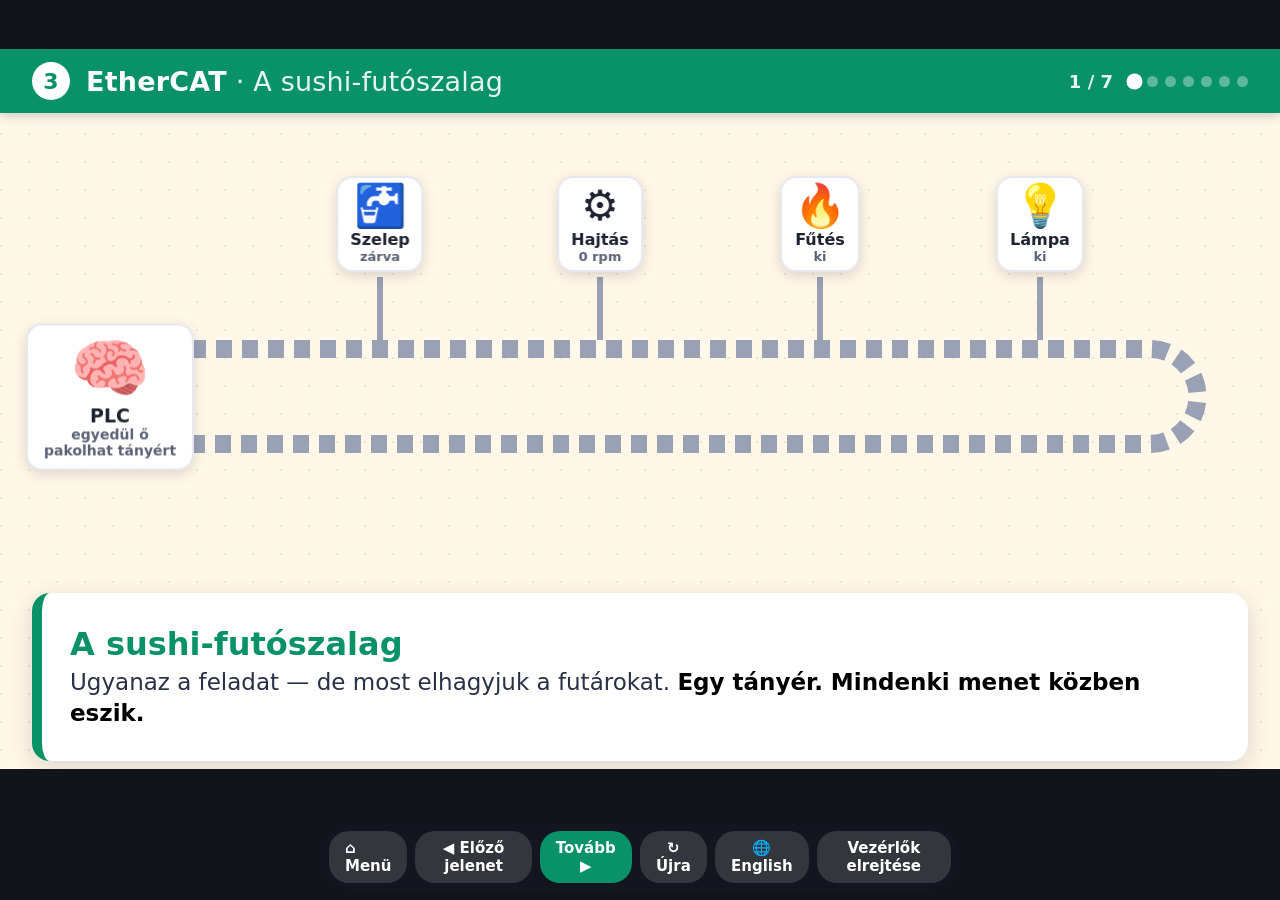
<file: 3-ethercat.html>
<!doctype html>
<html lang="hu">
<head>
<meta charset="utf-8">
<meta name="viewport" content="width=device-width,initial-scale=1">
<title>3 · EtherCAT — The Sushi Belt</title>
<link rel="stylesheet" href="assets/style.css">
</head>
<body class="ec">
<script src="assets/lang.js"></script>
<div id="stage">
  <div class="hdr"><div class="num">3</div>
    <h1>EtherCAT<span class="sec"> · <span class="en">The Sushi Belt</span><span class="hu">A sushi-futószalag</span></span></h1>
    <div class="count" id="count"></div><div class="dots" id="dots"></div></div>

  <div id="world" data-id="world">
    <svg class="layer" width="1280" height="720" viewBox="0 0 1280 720">
      <!-- the belt: out along the top, turn at the end, back along the bottom -->
      <path class="belt" d="M190 300 H1150 a47.5 47.5 0 0 1 0 95 H190"/>
      <g stroke="#9aa1b5" stroke-width="6">
        <line x1="380" y1="228" x2="380" y2="291"/><line x1="600" y1="228" x2="600" y2="291"/>
        <line x1="820" y1="228" x2="820" y2="291"/><line x1="1040" y1="228" x2="1040" y2="291"/>
      </g>
    </svg>

    <div class="actor card bob" data-id="ctrl" data-x="110" data-y="348" style="z-index:6"><div class="em">🧠</div><div class="lbl">PLC</div><div class="sub" data-id="ctrlSub" data-txt><span class="en">the only one who<br>may load plates</span><span class="hu">egyedül ő<br>pakolhat tányért</span></div></div>

    <div class="actor card small" data-id="d1" data-x="380" data-y="175"><div class="em">🚰</div><div class="lbl"><span class="en">Valve</span><span class="hu">Szelep</span></div><div class="sub" data-id="s1" data-txt><span class="en">closed</span><span class="hu">zárva</span></div></div>
    <div class="actor card small" data-id="d2" data-x="600" data-y="175"><div class="em">⚙️</div><div class="lbl"><span class="en">Drive</span><span class="hu">Hajtás</span></div><div class="sub" data-id="s2" data-txt>0 rpm</div></div>
    <div class="actor card small" data-id="d3" data-x="820" data-y="175"><div class="em">🔥</div><div class="lbl"><span class="en">Heater</span><span class="hu">Fűtés</span></div><div class="sub" data-id="s3" data-txt><span class="en">off</span><span class="hu">ki</span></div></div>
    <div class="actor card small" data-id="d4" data-x="1040" data-y="175"><div class="em">💡</div><div class="lbl"><span class="en">Lamp</span><span class="hu">Lámpa</span></div><div class="sub" data-id="s4" data-txt><span class="en">off</span><span class="hu">ki</span></div></div>

    <!-- THE plate: one Ethernet frame, one slot per device -->
    <div class="actor plate" data-id="plate" data-x="330" data-y="300" data-o="0">
      <div class="ph">🍣<br>EtherCAT<br>0x88A4</div>
      <div class="cell" data-id="c1" data-txt style="background:var(--c-valve)"><span class="en">OPEN</span><span class="hu">NYISS</span></div>
      <div class="cell" data-id="c2" data-txt style="background:var(--c-drive)">1200</div>
      <div class="cell" data-id="c3" data-txt style="background:var(--c-heater)"><span class="en">ON</span><span class="hu">BE</span></div>
      <div class="cell" data-id="c4" data-txt style="background:var(--c-lamp)"><span class="en">ON</span><span class="hu">BE</span></div>
    </div>

    <div class="actor bubble wide" data-id="b1" data-x="700" data-y="485" data-o="0"><span class="en">🍣 <b>One</b> Ethernet frame. <b>One slot per device.</b> Everybody’s order is already on the plate.</span><span class="hu">🍣 <b>Egyetlen</b> Ethernet-keret. <b>Eszközönként egy rekesz.</b> Mindenki rendelése már rajta van a tányéron.</span></div>
    <div class="actor bubble wide" data-id="b2" data-x="700" data-y="485" data-o="0"><span class="en">⚡ No stopping. No waiting. No re-packing. The device swaps its slot <b>while the plate rolls by</b>.</span><span class="hu">⚡ Nincs megállás. Nincs várakozás. Nincs újracsomagolás. Az eszköz <b>menet közben</b> kicseréli a saját rekeszét.</span></div>
    <div class="actor bubble wide" data-id="b3" data-x="700" data-y="485" data-o="0"><span class="en">🔄 The last device sees nobody after it and sends the plate <b>back</b> (the cable has two lanes).</span><span class="hu">🔄 Az utolsó eszköz látja, hogy utána már nincs senki, és <b>visszaküldi</b> a tányért (a kábelnek két sávja van).</span></div>

    <div class="actor bubble" data-id="hw" data-x="400" data-y="490" data-o="0"><span class="en">🔌 Every device needs a <b>special chip</b> (an EtherCAT slave controller).</span><span class="hu">🔌 Minden eszközben kell egy <b>speciális chip</b> (EtherCAT slave controller).</span></div>
    <div class="actor bubble" data-id="cut" data-x="870" data-y="490" data-o="0"><span class="en">✂️ Cut the belt here and everyone behind the cut goes hungry. <b>(Ring topology fixes that.)</b></span><span class="hu">✂️ Itt elvágod a szalagot, és mindenki éhen marad a vágás után. <b>(Gyűrű topológiával ez megoldható.)</b></span></div>
    <div class="actor" data-id="scissors" data-x="710" data-y="300" data-s=".2" data-o="0"><div class="em" style="font-size:56px">✂️</div></div>
  </div>

  <!-- comparison with PROFINET -->
  <div class="actor panel" data-id="cmp" data-x="640" data-y="290" data-o="0" style="width:860px">
    <h3><span class="en">Per cycle, 4 devices:</span><span class="hu">Ciklusonként, 4 eszközzel:</span></h3>
    <ul>
      <li>PROFINET RT &nbsp; 🏍️🏍️🏍️🏍️ ➜ ➜ 🏍️🏍️🏍️🏍️ &nbsp; = <b><span class="en">8 frames</span><span class="hu">8 keret</span></b></li>
      <li>EtherCAT &nbsp;&nbsp;&nbsp;&nbsp;&nbsp;&nbsp; 🍣 &nbsp;= <b><span class="en">1 frame</span><span class="hu">1 keret</span></b> <span class="en">(it just comes back full)</span><span class="hu">(csak tele jön vissza)</span></li>
    </ul>
    <small><span class="en">No store-and-forward, no switch queues: about a microsecond per device. Cycles well under 1 ms are routine.</span><span class="hu">Nincs tárol-és-továbbít, nincs switch-sor: eszközönként nagyjából egy mikroszekundum. Az 1 ms alatti ciklus bevett dolog.</span></small>
  </div>

  <div class="actor panel" data-id="verdict" data-x="640" data-y="300" data-o="0" style="width:800px">
    <h3><span class="en">Verdict: EtherCAT</span><span class="hu">Értékelés: EtherCAT</span></h3>
    <ul>
      <li><span class="en">✅ Crazy fast and very precise timing</span><span class="hu">✅ Őrült gyors és nagyon pontos időzítés</span></li>
      <li><span class="en">✅ Scales to hundreds of devices on one plate</span><span class="hu">✅ Több száz eszközig skálázódik egyetlen tányéron</span></li>
      <li><span class="en">✅ Perfect for many axes in tight sync</span><span class="hu">✅ Tökéletes sok, szorosan szinkronban mozgó tengelyhez</span></li>
      <li><span class="en">⚠️ Special hardware in every device</span><span class="hu">⚠️ Minden eszközben speciális hardver</span></li>
      <li><span class="en">⚠️ Line/ring wiring, no ordinary switches in the chain</span><span class="hu">⚠️ Vonal/gyűrű kábelezés, nincs hagyományos switch a láncban</span></li>
    </ul>
  </div>

  <div class="cap" id="cap"><h2 id="capT"></h2><p id="capP"></p></div>
</div>

<script src="assets/engine.js"></script>
<script>
// Timeline for the plate rolling over the devices. Plate is 300 px wide; cell i centre = -39 + 54*(i-1) from plate centre.
const X0 = 330, X1 = 1040, SPEED = 0.2;              // px per ms
const devX = [380, 600, 820, 1040];
const reply = [T('open ✔', 'nyitva ✔'), '1187', '21 °C', 'OK ✔'];
const state = [T('OPEN', 'NYITVA'), '1200 rpm', T('ON', 'BE'), T('ON', 'BE')];
const rolling = [{ id: 'plate', x: X1, dur: (X1 - X0) / SPEED, ease: 'linear' }];
devX.forEach((dx, k) => {
  const t = Math.round((dx - (-39 + 54 * k) - X0) / SPEED);
  rolling.push({ id: 'c' + (k + 1), t: reply[k], cls: 'flash', delay: t });
  rolling.push({ id: 's' + (k + 1), t: state[k], delay: t + 100 });
  rolling.push({ id: 'd' + (k + 1), cls: 'pulse', delay: t });
});

Scene({
  home: 'index.html', prev: '2-profinet.html', next: '4-showdown.html', nextLabel: T('Final: the showdown', 'Finálé: a nagy összecsapás'),
  pageTitle: T('3 · EtherCAT — The Sushi Belt', '3 · EtherCAT — A sushi-futószalag'),
  steps: [
    { title: T('The Sushi Belt', 'A sushi-futószalag'),
      text: T('Same mission again — but this time we ditch the couriers. <b>One plate. Everyone eats while it rolls by.</b>',
              'Ugyanaz a feladat — de most elhagyjuk a futárokat. <b>Egy tányér. Mindenki menet közben eszik.</b>'),
      do: [] },

    { title: T('One plate for the whole restaurant', 'Egy tányér az egész étteremnek'),
      text: T('Only the controller may put a plate on the belt. It is <b>one single Ethernet frame</b> (EtherType 0x88A4) with <b>one slot per device</b>. All the orders are already on it.',
              'Csak a vezérlő tehet tányért a szalagra. Ez <b>egyetlen Ethernet-keret</b> (EtherType 0x88A4), <b>eszközönként egy rekesszel</b>. Az összes rendelés már rajta van.'),
      do: [ { id: 'plate', o: 1, dur: 600 }, { id: 'b1', o: 1, dur: 500, delay: 400 } ] },

    { title: T('The plate never stops', 'A tányér meg sem áll'),
      text: T('Each device’s hardware <b>reads its order and drops in its answer on the fly</b> — while the frame is still moving. No “receive, think, forward”. About a microsecond per device.',
              'Minden eszköz hardvere <b>menet közben olvassa ki a rendelését, és teszi bele a válaszát</b> — miközben a keret még mozog. Nincs „fogad, gondolkodik, továbbít”. Eszközönként nagyjából egy mikroszekundum.'),
      do: [ { id: 'b1', o: 0, dur: 300 }, { id: 'b2', o: 1, dur: 500, delay: 300 }, ...rolling ] },

    { title: T('Turn around, come home', 'Fordulj, és gyere haza'),
      text: T('The last device turns the plate around and it rides back to the controller — <b>with every answer on it</b>. One trip. Everyone served. Nobody “forwarded” anything.',
              'Az utolsó eszköz megfordítja a tányért, és az visszamegy a vezérlőhöz — <b>minden válasszal a tetején</b>. Egy út. Mindenki kiszolgálva. Senki nem „továbbított” semmit.'),
      do: [
        { id: 'b2', o: 0, dur: 300 }, { id: 'b3', o: 1, dur: 500, delay: 300 },
        { id: 'plate', y: 395, dur: 800, ease: 'ease-in-out' },
        { id: 'plate', x: X0, dur: (X1 - X0) / SPEED, delay: 800, ease: 'linear' },
        { id: 'plate', o: 0, dur: 300, delay: 800 + (X1 - X0) / SPEED },
        { id: 'ctrlSub', t: T('got all 4 answers ✔', 'megjött mind a 4 válasz ✔'), delay: 800 + (X1 - X0) / SPEED },
      ] },

    { title: T('Count the vehicles', 'Számoljuk meg a járműveket'),
      text: T('PROFINET sends a courier to <b>every device, in each direction</b>. EtherCAT sends <b>one plate</b> that visits everybody. That is the whole trick.',
              'A PROFINET <b>minden eszközhöz, mindkét irányban</b> küld egy futárt. Az EtherCAT <b>egy tányért</b> küld, ami mindenkit meglátogat. Ennyi az egész trükk.'),
      do: [ { id: 'b3', o: 0, dur: 200 }, { id: 'world', o: .12, dur: 500 }, { id: 'cmp', o: 1, dur: 500 } ] },

    { title: T('The catch', 'A csavar'),
      text: T('Everybody must <b>sit on the belt</b>: line or ring wiring, and every device needs <b>special hardware</b>. Cut the belt and the guests behind the cut go hungry.',
              'Mindenkinek <b>fel kell ülnie a szalagra</b>: vonal vagy gyűrű kábelezés, és minden eszközhöz <b>speciális hardver</b> kell. Ha elvágod a szalagot, a vágás utáni vendégek éhesek maradnak.'),
      do: [
        { id: 'cmp', o: 0, dur: 300 }, { id: 'world', o: 1, dur: 500 },
        { id: 'hw', o: 1, dur: 500, delay: 400 },
        { id: 'scissors', o: 1, s: 1, dur: 500, delay: 1200 },
        { id: 'd3', cls: 'off', delay: 1700 }, { id: 'd4', cls: 'off', delay: 1700 },
        { id: 'cut', o: 1, dur: 500, delay: 1700 },
      ] },

    { title: T('Verdict', 'Értékelés'),
      text: T('The sports car of industrial Ethernet: unbeatable when many axes must move <b>exactly together</b>. Finally: all three, side by side.',
              'Az ipari Ethernet sportkocsija: verhetetlen, ha sok tengelynek <b>pontosan együtt</b> kell mozognia. Végül: mind a három, egymás mellett.'),
      do: [ { id: 'world', o: .12, dur: 600 }, { id: 'verdict', o: 1, dur: 600 } ] },
  ]
});
</script>
</body>
</html>
</file>
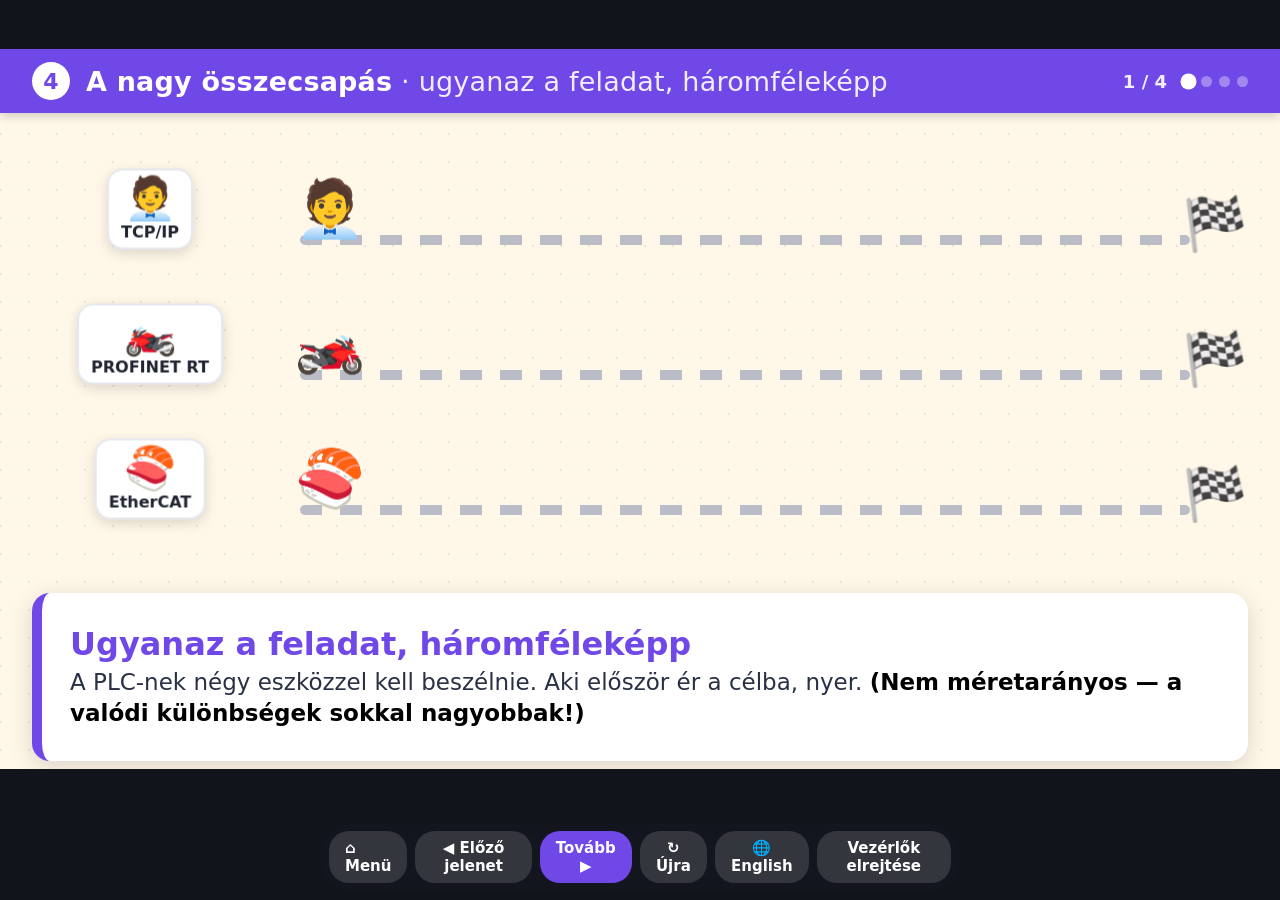
<file: 4-showdown.html>
<!doctype html>
<html lang="hu">
<head>
<meta charset="utf-8">
<meta name="viewport" content="width=device-width,initial-scale=1">
<title>4 · The Showdown — TCP/IP vs PROFINET vs EtherCAT</title>
<link rel="stylesheet" href="assets/style.css">
<style>
  .row{display:flex;align-items:center;gap:14px;margin:12px 0;font-weight:700;font-size:22px}
  .row .nm{width:150px}
  .row .barbox{width:470px}
  .row .bar{height:30px;border-radius:15px}
  .row .tm{font-size:20px;color:#333;white-space:nowrap}
  .use{display:flex;gap:16px;align-items:flex-start;margin:9px 0;font-size:21px;font-weight:600;line-height:1.3}
  .use .ic{font-size:40px;line-height:1}
  .use b{color:var(--accent)}
</style>
</head>
<body class="race">
<script src="assets/lang.js"></script>
<div id="stage">
  <div class="hdr"><div class="num">4</div>
    <h1><span class="en">The Showdown</span><span class="hu">A nagy összecsapás</span><span class="sec"> · <span class="en">same job, three ways</span><span class="hu">ugyanaz a feladat, háromféleképp</span></span></h1>
    <div class="count" id="count"></div><div class="dots" id="dots"></div></div>

  <div id="world" data-id="world">
    <!-- lanes -->
    <div class="road" style="left:300px;top:186px;width:890px"></div>
    <div class="road" style="left:300px;top:321px;width:890px"></div>
    <div class="road" style="left:300px;top:456px;width:890px"></div>

    <div class="actor card small" data-id="lTcp" data-x="150" data-y="160"><div class="em">🧑‍💼</div><div class="lbl">TCP/IP</div></div>
    <div class="actor card small" data-id="lPn" data-x="150" data-y="295"><div class="em">🏍️</div><div class="lbl">PROFINET RT</div></div>
    <div class="actor card small" data-id="lEc" data-x="150" data-y="430"><div class="em">🍣</div><div class="lbl">EtherCAT</div></div>

    <div class="actor" data-id="f1" data-x="1215" data-y="175"><div class="em" style="font-size:52px">🏁</div></div>
    <div class="actor" data-id="f2" data-x="1215" data-y="310"><div class="em" style="font-size:52px">🏁</div></div>
    <div class="actor" data-id="f3" data-x="1215" data-y="445"><div class="em" style="font-size:52px">🏁</div></div>

    <div class="actor" data-id="rTcp" data-x="330" data-y="160"><div class="em" style="font-size:56px">🧑‍💼</div></div>
    <div class="actor flip" data-id="rPn" data-x="330" data-y="295"><div class="em" style="font-size:56px">🏍️</div></div>
    <div class="actor" data-id="rEc" data-x="330" data-y="430"><div class="em" style="font-size:56px">🍣</div></div>

    <div class="actor bubble" data-id="say" data-x="620" data-y="108" data-o="0" data-txt style="font-size:17px"><span class="en">Handshake first…</span><span class="hu">Előbb a kézfogás…</span></div>

    <div class="actor mini" data-id="bTcp" data-x="1060" data-y="108" data-o="0" style="border-color:#e8590c">🐌 <span class="en">10 ms… “eventually”</span><span class="hu">10 ms… „előbb-utóbb”</span></div>
    <div class="actor mini" data-id="bPn" data-x="1075" data-y="243" data-o="0" style="border-color:#1971c2">✅ ≈ 1 ms</div>
    <div class="actor mini" data-id="bEc" data-x="1075" data-y="378" data-o="0" style="border-color:#099268">🏆 <span class="en">≈ 0.1 ms</span><span class="hu">≈ 0,1 ms</span></div>
  </div>

  <div class="actor panel" data-id="score" data-x="640" data-y="295" data-o="0" style="width:960px">
    <h3><span class="en">Scoreboard</span><span class="hu">Eredményjelző</span> <small style="display:inline;font-size:16px;margin-left:10px"><span class="en">(typical orders of magnitude, log scale — not a benchmark)</span><span class="hu">(tipikus nagyságrendek, logaritmikus skála — nem mérés)</span></small></h3>
    <div class="row"><span class="nm">EtherCAT</span><span class="barbox"><div class="bar" style="width:70px;background:#099268"></div></span><span class="tm"><span class="en">≈ 0.1 ms</span><span class="hu">≈ 0,1 ms</span></span></div>
    <div class="row"><span class="nm">PROFINET RT</span><span class="barbox"><div class="bar" style="width:230px;background:#1971c2"></div></span><span class="tm">≈ 1 ms</span></div>
    <div class="row"><span class="nm">TCP/IP</span><span class="barbox"><div class="bar" style="width:440px;background:linear-gradient(90deg,#e8590c 60%,rgba(232,89,12,0))"></div></span><span class="tm"><span class="en">10 ms … no promises</span><span class="hu">10 ms … semmi ígéret</span></span></div>
  </div>

  <div class="actor panel" data-id="use" data-x="640" data-y="295" data-o="0" style="width:1020px">
    <div class="use"><span class="ic">🧑‍💼</span><span><b>TCP/IP</b> — <span class="en">device web pages, firmware updates, OPC UA, SCADA, cloud. Anything that can wait a moment.</span><span class="hu">eszközök weboldala, firmware-frissítés, OPC UA, SCADA, felhő. Bármi, ami elbír egy kis várakozást.</span></span></div>
    <div class="use"><span class="ic">🏍️</span><span><b>PROFINET</b> — <span class="en">everyday machine I/O: PLC ↔ drives, valves, I/O blocks, on ordinary switches.</span><span class="hu">a mindennapi gépi I/O: PLC ↔ hajtások, szelepek, I/O-blokkok, hagyományos switcheken.</span></span></div>
    <div class="use"><span class="ic">🍣</span><span><b>EtherCAT</b> — <span class="en">many axes in tight sync: motion control, robots, fast machines.</span><span class="hu">sok tengely szoros szinkronban: mozgásvezérlés, robotok, gyors gépek.</span></span></div>
    <small><span class="en">They are not enemies: on a real machine they often share one cable. (Your PROFINET drive still has a TCP/IP web page.)</span><span class="hu">Nem ellenségek: egy valódi gépen gyakran ugyanazon a kábelen osztoznak. (A PROFINET-hajtásodnak is van TCP/IP-s weboldala.)</span></small>
  </div>

  <div class="cap" id="cap"><h2 id="capT"></h2><p id="capP"></p></div>
</div>

<script src="assets/engine.js"></script>
<script>
const X0 = 330, X1 = 1150;
Scene({
  home: 'index.html', prev: '3-ethercat.html', next: 'index.html', nextLabel: T('Menu', 'Menü'),
  pageTitle: T('4 · The Showdown — TCP/IP vs PROFINET vs EtherCAT', '4 · A nagy összecsapás — TCP/IP vs PROFINET vs EtherCAT'),
  steps: [
    { title: T('Same job, three ways', 'Ugyanaz a feladat, háromféleképp'),
      text: T('The PLC must talk to four devices. First one across the line wins. <b>(Not to scale — the real gaps are much bigger!)</b>',
              'A PLC-nek négy eszközzel kell beszélnie. Aki először ér a célba, nyer. <b>(Nem méretarányos — a valódi különbségek sokkal nagyobbak!)</b>'),
      do: [] },

    { title: T('Ready, steady, go!', 'Vigyázz, kész, rajt!'),
      text: T('Watch the bureaucrat do his handshakes and forms, the courier fight the traffic, and the sushi plate… simply be done already.',
              'Nézd, ahogy a bürokrata kézfogásokat és űrlapokat intéz, a futár küzd a forgalommal, a sushi-tányér meg… egyszerűen már kész is van.'),
      do: [
        // EtherCAT: straight through
        { id: 'rEc', x: X1, dur: 1100, ease: 'linear' },
        { id: 'bEc', o: 1, dur: 400, delay: 1100 },
        // PROFINET: ride, short stop at the switch, ride
        { id: 'rPn', x: 700, dur: 1100 },
        { id: 'rPn', x: X1, dur: 1300, delay: 1400 },
        { id: 'bPn', o: 1, dur: 400, delay: 2700 },
        // TCP/IP: paperwork
        { id: 'say', o: 1, dur: 300 },
        { id: 'rTcp', x: 450, dur: 600 },
        { id: 'say', t: T('Forms in triplicate…', 'Űrlapok három példányban…'), delay: 3000 }, { id: 'rTcp', x: 620, dur: 600, delay: 3000 },
        { id: 'say', t: T('Router, a fresh label please!', 'Router, kérek egy új címkét!'), delay: 6000 }, { id: 'rTcp', x: 800, dur: 600, delay: 6000 },
        { id: 'say', t: T('💥 Lost one. Sending again…', '💥 Elveszett egy. Újraküldöm…'), delay: 9000 }, { id: 'rTcp', x: 700, dur: 400, delay: 9000 },
        { id: 'say', t: T('Now signing the receipt…', 'Most írom alá az elismervényt…'), delay: 12000 }, { id: 'rTcp', x: X1, dur: 1800, delay: 12000 },
        { id: 'say', o: 0, dur: 300, delay: 14400 },
        { id: 'bTcp', o: 1, dur: 400, delay: 14400 },
      ] },

    { title: T('Scoreboard', 'Eredményjelző'),
      text: T('Roughly: <b>0.1 ms</b> for EtherCAT, <b>1 ms</b> for PROFINET RT, and for TCP/IP “<b>10 ms, if all goes well</b>”. Fair note: TCP/IP is not bad — it solves a <i>different problem</i> (anything, anywhere, reliably).',
              'Nagyjából: <b>0,1 ms</b> az EtherCAT-nak, <b>1 ms</b> a PROFINET RT-nek, a TCP/IP-nek pedig „<b>10 ms, ha minden jól megy</b>”. Tisztesség: a TCP/IP nem rossz — csak egy <i>másik problémát</i> old meg (bármit, bárhová, megbízhatóan).'),
      do: [ { id: 'world', o: .1, dur: 500 }, { id: 'score', o: 1, dur: 500, delay: 200 } ] },

    { title: T('So which one do I use?', 'Akkor melyiket használjam?'),
      text: T('Pick the vehicle for the job. Nobody delivers a piano by motorcycle, and nobody sends a sushi plate to the tax office.',
              'Válaszd a feladathoz illő járművet. Zongorát senki nem visz motorral, és sushi-tányért sem küld senki az adóhivatalnak.'),
      do: [ { id: 'score', o: 0, dur: 300 }, { id: 'use', o: 1, dur: 500, delay: 200 } ] },
  ]
});
</script>
</body>
</html>
</file>
<file: assets/style.css>
/* Internet vs PROFINET vs EtherCAT — shared styles. 16:9 stage (1280x720), scaled to fit. */
:root{
  --bg:#fff7e8; --ink:#1f2330; --muted:#5b6275; --accent:#e8590c; --card:#ffffff;
  --c-valve:#74c0fc; --c-drive:#ffd43b; --c-heater:#ff8787; --c-lamp:#8ce99a;
}
body.tcp{--accent:#e8590c}
body.pn{--accent:#1971c2}
body.ec{--accent:#099268}
body.race{--accent:#7048e8}

*{box-sizing:border-box}
html,body{margin:0;height:100%;background:#12141c;overflow:hidden;
  font-family:"Segoe UI",system-ui,-apple-system,Roboto,Helvetica,Arial,sans-serif;color:var(--ink)}

#stage{position:absolute;left:50%;top:50%;width:1280px;height:720px;
  transform:translate(-50%,-50%);transform-origin:center center;overflow:hidden;
  background-color:var(--bg);
  background-image:radial-gradient(circle at 1px 1px, rgba(0,0,0,.08) 1.5px, transparent 0);
  background-size:28px 28px}

/* header */
.hdr{position:absolute;left:0;top:0;width:1280px;height:64px;background:var(--accent);color:#fff;
  display:flex;align-items:center;gap:16px;padding:0 32px;z-index:50;box-shadow:0 3px 10px rgba(0,0,0,.18)}
.hdr .num{width:38px;height:38px;border-radius:50%;background:#fff;color:var(--accent);
  font-weight:800;font-size:22px;display:grid;place-items:center}
.hdr h1{margin:0;font-size:27px;font-weight:700;letter-spacing:.2px}
.hdr h1 .sec{font-weight:500;opacity:.9}
body.lang-en .hu{display:none!important}
body.lang-hu .en{display:none!important}
.mini small{font-weight:600;font-size:13px;color:var(--muted)}
.hdr .count{margin-left:auto;font-size:18px;font-weight:600;opacity:.9}
.dots{display:flex;gap:7px;align-items:center}
.dots i{width:11px;height:11px;border-radius:50%;background:rgba(255,255,255,.35);transition:.3s}
.dots i.done{background:rgba(255,255,255,.75)}
.dots i.cur{background:#fff;transform:scale(1.45)}

/* caption */
.cap{position:absolute;left:32px;right:32px;top:544px;height:168px;background:#fff;border-radius:18px;
  border-left:10px solid var(--accent);box-shadow:0 6px 24px rgba(0,0,0,.14);padding:12px 28px 10px;z-index:50;
  display:flex;flex-direction:column;justify-content:center}
.cap h2{margin:0 0 4px;font-size:32px;line-height:1.15;color:var(--accent)}
.cap p{margin:0;font-size:23px;line-height:1.36;color:#2a3045}
.cap b{color:#000}
.cap.pop{animation:pop .4s ease-out}
@keyframes pop{from{opacity:.0;transform:translateY(10px)}to{opacity:1;transform:none}}

/* actors */
.actor{position:absolute;left:0;top:0;will-change:transform,opacity;text-align:center;white-space:nowrap;z-index:5}
.actor .em{font-size:64px;line-height:1.05}
.actor .lbl{font-weight:800;font-size:19px;margin-top:2px}
.actor .sub{font-size:14px;color:var(--muted);font-weight:600}
.card{background:#fff;border-radius:16px;padding:10px 16px;box-shadow:0 4px 14px rgba(0,0,0,.14);border:2px solid #e6e8ef}
.card.small{padding:6px 12px}
.card.small .em{font-size:42px}
.card.small .lbl{font-size:16px}
.card.small .sub{font-size:13px}
.card.off{opacity:.3;filter:grayscale(1)}
.bob .em{animation:bob 2.4s ease-in-out infinite}
@keyframes bob{50%{transform:translateY(-5px)}}
.pulse .em{animation:pulse .5s ease-in-out 3}
@keyframes pulse{50%{transform:scale(1.25)}}

/* speech bubbles / letters */
.bubble{background:#fff;border:3px solid var(--accent);border-radius:16px;padding:8px 14px;font-size:18px;font-weight:600;
  line-height:1.25;box-shadow:0 4px 14px rgba(0,0,0,.16);white-space:normal;max-width:380px;z-index:20}
.bubble b{color:var(--accent)}
.bubble.wide{max-width:420px}
.letter{background:#fffdf5;border:3px solid #333;border-radius:10px;padding:6px 12px;font-size:17px;font-weight:600;
  line-height:1.2;box-shadow:0 4px 12px rgba(0,0,0,.2);z-index:20;white-space:normal;width:270px}
.letter b{display:block;font-size:19px;color:var(--accent)}
.mini{background:#fff;border:3px solid var(--accent);border-radius:12px;padding:4px 12px;font-weight:800;font-size:18px;z-index:20;box-shadow:0 3px 10px rgba(0,0,0,.2)}

/* roads */
.road{position:absolute;height:10px;border-radius:5px;background:repeating-linear-gradient(90deg,#a3a9bd 0 22px,transparent 22px 40px);opacity:.75}
svg.layer{position:absolute;left:0;top:0;pointer-events:none}

/* parcel (TCP scene) */
.parcel{z-index:15}
.lay{position:relative;border:3px solid transparent;border-radius:12px;padding:0;
  transition:padding .5s ease,background .5s,border-color .5s}
.lay>.tag{position:absolute;left:10px;top:5px;font-size:13px;font-weight:800;opacity:0;transition:opacity .5s;white-space:nowrap}
.lay.on{padding:28px 12px 12px}
.lay.on>.tag{opacity:1}
.lay.tcp.on{background:#ffe3d1;border-color:#e8590c}
.lay.ip.on{background:#fff3bf;border-color:#f59f00}
.lay.eth.on{background:#d3f9d8;border-color:#2f9e44}
.lay.tcp.on>.tag{color:#c2410c}.lay.ip.on>.tag{color:#a16207}.lay.eth.on>.tag{color:#1e7a34}
.note{background:#fff;border:3px solid #333;border-radius:8px;min-width:220px;padding:8px 10px;font-weight:800;font-size:20px;line-height:1.15}
.note small{display:block;font-weight:600;font-size:13px;color:var(--muted)}

/* PROFINET couriers */
.cour{z-index:12}
.cour .em{font-size:44px;line-height:1}
.cour .tagc{display:inline-block;font-weight:800;font-size:14px;padding:1px 9px;border-radius:9px;border:2px solid #333;margin-bottom:1px}
.flip .em{display:inline-block;transform:scaleX(-1)}

/* EtherCAT plate */
.plate{display:flex;height:58px;border-radius:30px;background:#fff;border:3px solid #333;overflow:hidden;box-shadow:0 5px 14px rgba(0,0,0,.25);z-index:14}
.plate .ph{width:84px;display:grid;place-items:center;font-size:12px;font-weight:800;background:#eceff4;color:#333;line-height:1.1}
.plate .cell{width:54px;display:grid;place-items:center;font-size:13px;font-weight:800;border-left:3px solid #333;transition:background .3s}
.plate .cell.flash{animation:flash .6s ease-out}
@keyframes flash{0%{box-shadow:inset 0 0 0 40px #fff}100%{box-shadow:inset 0 0 0 0 #fff}}
.belt{fill:none;stroke:#9aa1b5;stroke-width:18;stroke-linecap:butt;stroke-dasharray:16 10;animation:belt 1.2s linear infinite}
@keyframes belt{to{stroke-dashoffset:-26}}

/* overlay cards (verdicts etc.) */
.panel{background:#fff;border-radius:22px;box-shadow:0 10px 34px rgba(0,0,0,.22);padding:20px 30px;z-index:30;white-space:normal;text-align:left;border:3px solid var(--accent)}
.panel h3{margin:0 0 8px;font-size:28px;color:var(--accent)}
.panel ul{margin:0;padding:0;list-style:none;font-size:23px;line-height:1.5;font-weight:600}
.panel li{margin:2px 0}
.panel small{display:block;margin-top:8px;color:var(--muted);font-size:16px;font-weight:600}

/* controls */
.ctl{position:fixed;left:50%;bottom:10px;transform:translateX(-50%);display:flex;gap:8px;padding:7px 9px;border-radius:30px;
  background:rgba(20,22,32,.82);z-index:100;backdrop-filter:blur(6px);transition:opacity .25s}
.ctl button,.ctl a{font:600 15px "Segoe UI",system-ui,sans-serif;color:#fff;background:rgba(255,255,255,.14);border:0;border-radius:20px;
  padding:8px 16px;cursor:pointer;text-decoration:none;display:inline-flex;align-items:center}
.ctl button:hover,.ctl a:hover{background:rgba(255,255,255,.28)}
.ctl .primary{background:var(--accent)}
.ctl.hidden{opacity:0;pointer-events:none}
.hint{position:fixed;right:12px;top:10px;color:#9aa;font:12px "Segoe UI",sans-serif;z-index:100;opacity:.8}
body.clean .ctl,body.clean .hint{display:none}
body.auto{cursor:none}
body.auto #stage{animation:fadein .7s ease-out}
@keyframes fadein{from{opacity:0}to{opacity:1}}
body.auto.fadeout #stage{opacity:0;transition:opacity .8s}
</file>
